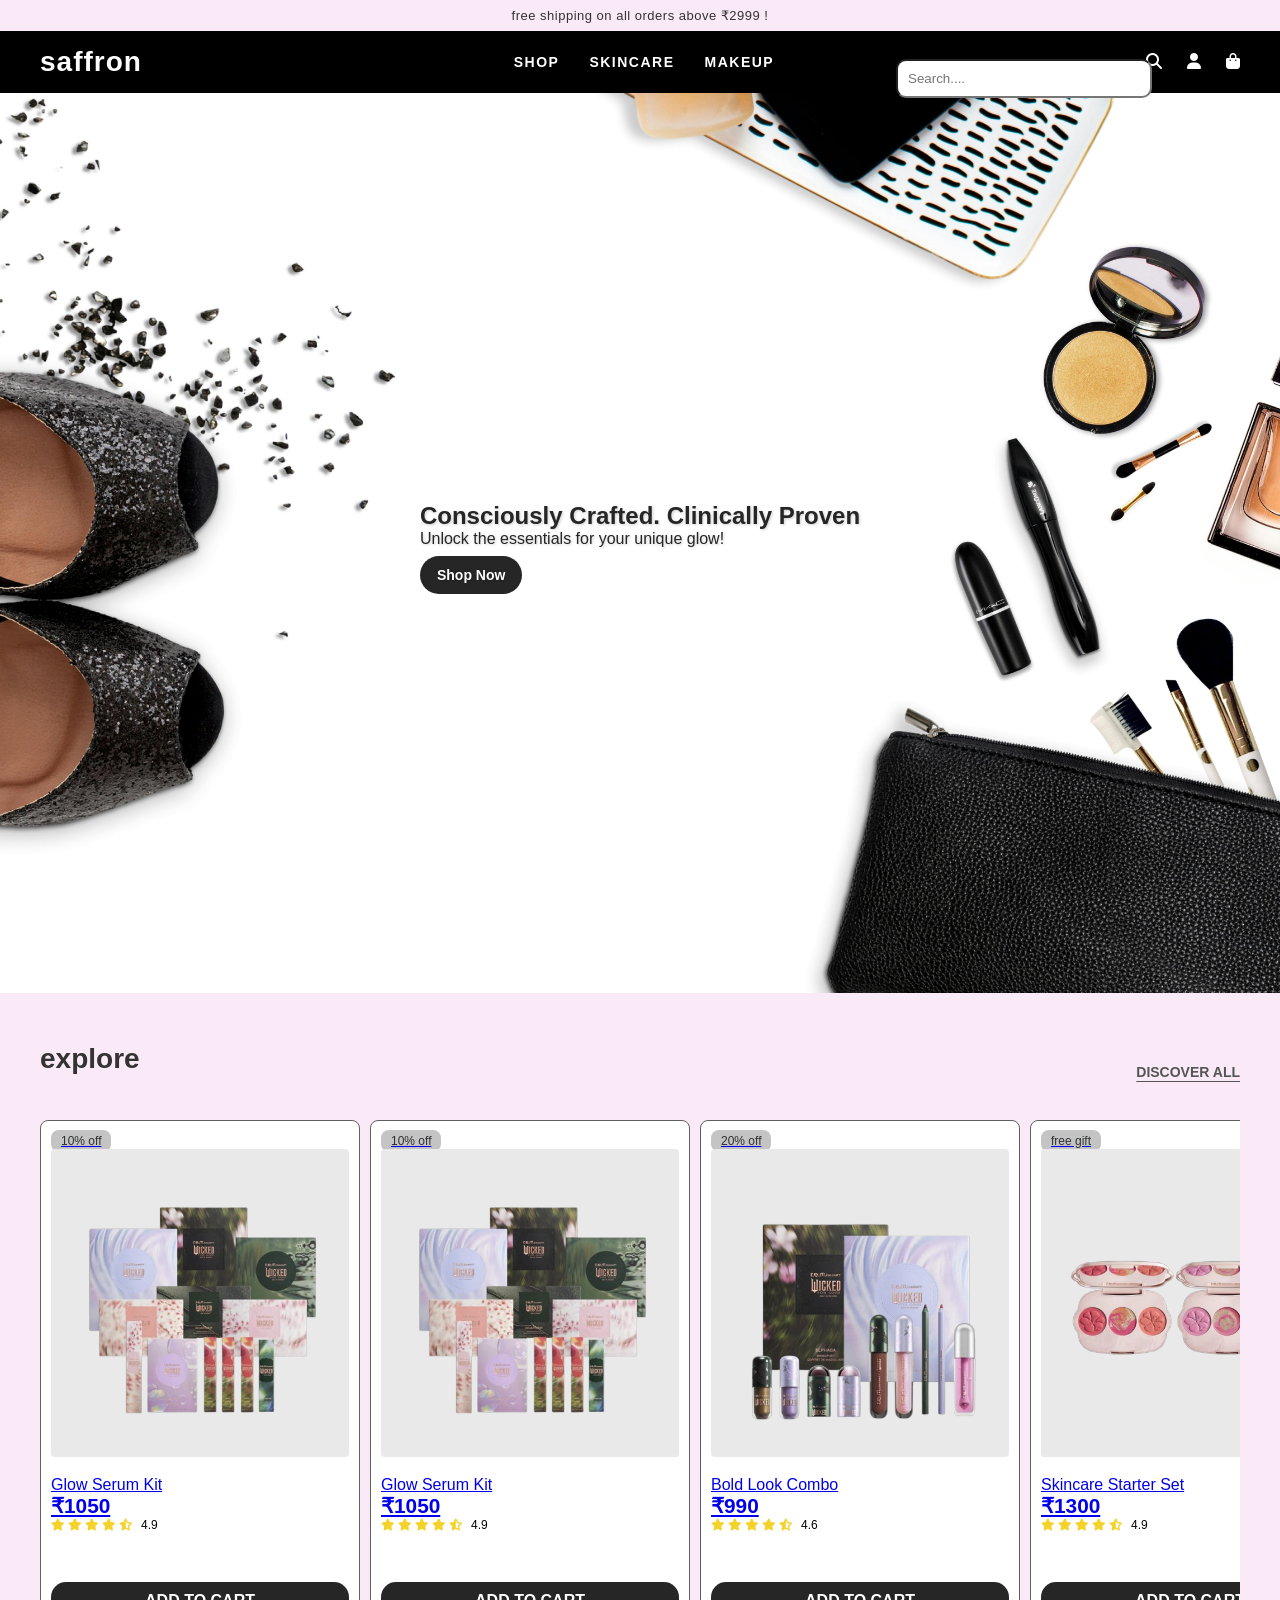
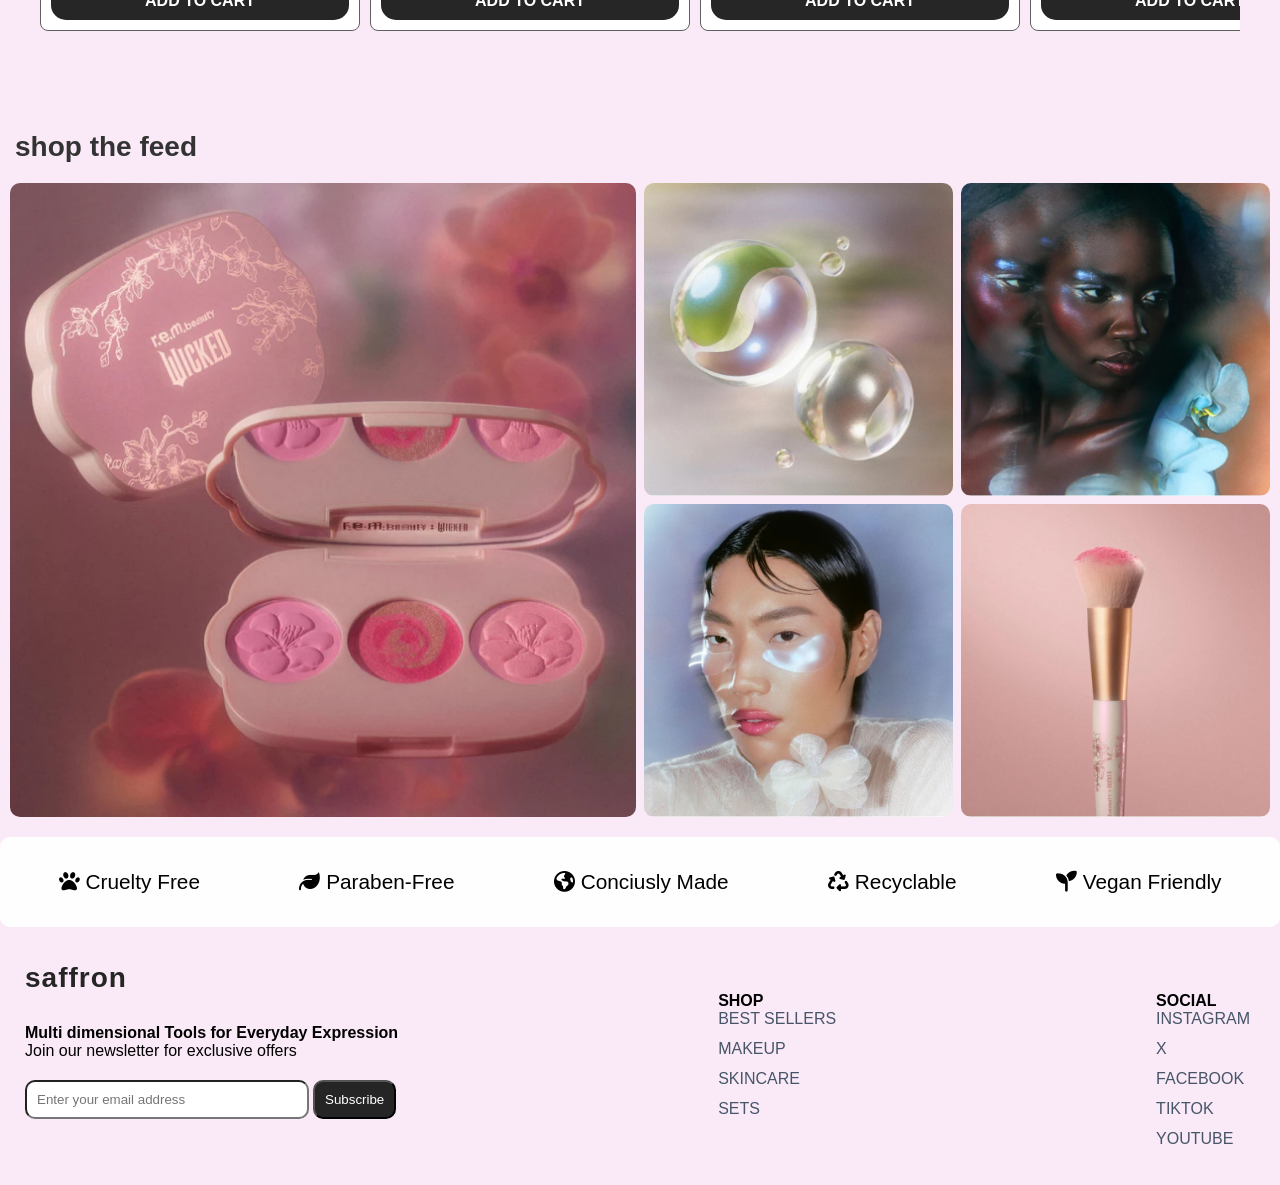
<file: index.html>
<!DOCTYPE html>
<html lang="en">

<head>
    <meta charset="UTF-8">
    <meta name="viewport" content="width=device-width, initial-scale=1.0">
    <title>Document</title>
    <link href="style.css" rel="stylesheet">
    <link rel="stylesheet" href="https://cdnjs.cloudflare.com/ajax/libs/font-awesome/6.5.2/css/all.min.css">
</head>

<body>
    <header>
        <div class="announcement">
            <p>free shipping on all orders above ₹2999 !</p>
        </div>

        <div class="main-nav">
            <div class="logo">
                <a href="">saffron</a>
            </div>

            <nav class="navigation">
                <ul>
                    <li><a href="shop.html">Shop</a></li>
                    <li><a href="skincare.html">Skincare</a></li>
                    <li><a href="makeup.html">Makeup</a></li>
                </ul>
            </nav>

            <div class="header-icons">
                <a href="search"><i class="fa-solid fa-magnifying-glass">
                        <div class="search-bar-container" id="search-bar-container">
                            <input type="search" id="search-bar" placeholder="Search....">
                        </div>
                    </i></a>
                <a href="user" id="user-icon-link"><i class="fa-solid fa-user"></i></a>
                <a href="bag" id="cart-icon">
                    <i class="fa-solid fa-bag-shopping"></i>
                    <span id="cart-notification-badge" class="cart-notification-badge"></span>
                </a>
            </div>
        </div>
    </header>

    <section class="hero-section">
        <div class="hero-content">
            <h1>Consciously Crafted. Clinically Proven</h1>
            <p class="description">Unlock the essentials for your unique glow!</p>
            <a href="#" class="shop-now-btn">Shop Now</a>
        </div>
    </section>

    <section class="explore-section">
        <div class="subheading">
            <h2 class="explore"> explore </h2>
        </div>
        <div class="disover">
            <a href="shop.html" class="discover-all">DISCOVER ALL</a>
        </div>

        <div class="product-carousel" id="explore-carousel">

        </div>
    </section>

    <section class="shop-feed-section">
        <div class="feed-header">
            <h2>shop the feed</h2>
        </div>

        <div class="image-grid">
            <div class="grid-item large-item">
                <img src="public/img5.jpg" alt="Product A">
            </div>

            <div class="grid-item">
                <img src="public/img6.jpg" alt="Product B">
            </div>
            <div class="grid-item">
                <img src="public/img7.jpg" alt="Product C">
            </div>
            <div class="grid-item">
                <img src="public/img8.jpg" alt="Product D">
            </div>
            <div class="grid-item">
                <img src="public/img9.jpg" alt="Product E">
            </div>
        </div>
    </section>

    <div class="feature-container">
        <div class="feature-item">
            <ul>
                <li><i class="fa-solid fa-paw"></i><span>Cruelty Free</span></li>
                <li><i class="fa-solid fa-leaf"></i><span>Paraben-Free</span></li>
                <li><i class="fa-solid fa-earth-americas"></i><span>Conciusly Made</span></li>
                <li><i class="fa-solid fa-recycle"></i><span>Recyclable</span></li>
                <li><i class="fa-solid fa-seedling"></i><span>Vegan Friendly</span></li>
            </ul>
        </div>
    </div>

    <div class="cart-overlay" id="cart-overlay"></div> <!--  transparent overlay to cover the page -->

    <aside class="cart-drawer" id="cart-drawer">
        <div class="cart-header">
            <h3>My Bag<span>[2]</span></h3>
            <button class="close-cart-button" id="close-cart-button">&times;</button>
        </div>

        <div class="cart-items-container">
        </div>
    </aside>


    <footer>
        <div class="grid">
            <div class="footer-column">
                <div class="logo">
                    <a href="">saffron</a>
                </div>
                <h4>Multi dimensional Tools for Everyday Expression</h4>
                <p> Join our newsletter for exclusive offers</p>
                <div class="subscribe-form-container">
                    <input type="email" id="email-input" placeholder="Enter your email address">
                    <button id="subscribe-button">Subscribe</button>
                </div>
            </div>

            <div class="footer-column">
                <h4>SHOP</h4>
                <ul>
                    <li><a href="#">BEST SELLERS</a></li>
                    <li><a href="#">MAKEUP</a></li>
                    <li><a href="#">SKINCARE</a></li>
                    <li><a href="#">SETS</a></li>
                </ul>
            </div>

            <div class="footer-column">
                <h4>SOCIAL</h4>
                <ul>
                    <li><a href="#">INSTAGRAM</a></li>
                    <li><a href="#">X</a></li>
                    <li><a href="#">FACEBOOK</a></li>
                    <li><a href="#">TIKTOK</a></li>
                    <li><a href="#">YOUTUBE</a></li>
                </ul>
            </div>

    </footer>

    <script src="data.js"></script>
    <script src="cart.js"></script>
    <script src="auth.js"></script>
    <script src="product.js"></script>

    <script src="main.js"></script>


</body>

</html>
</file>
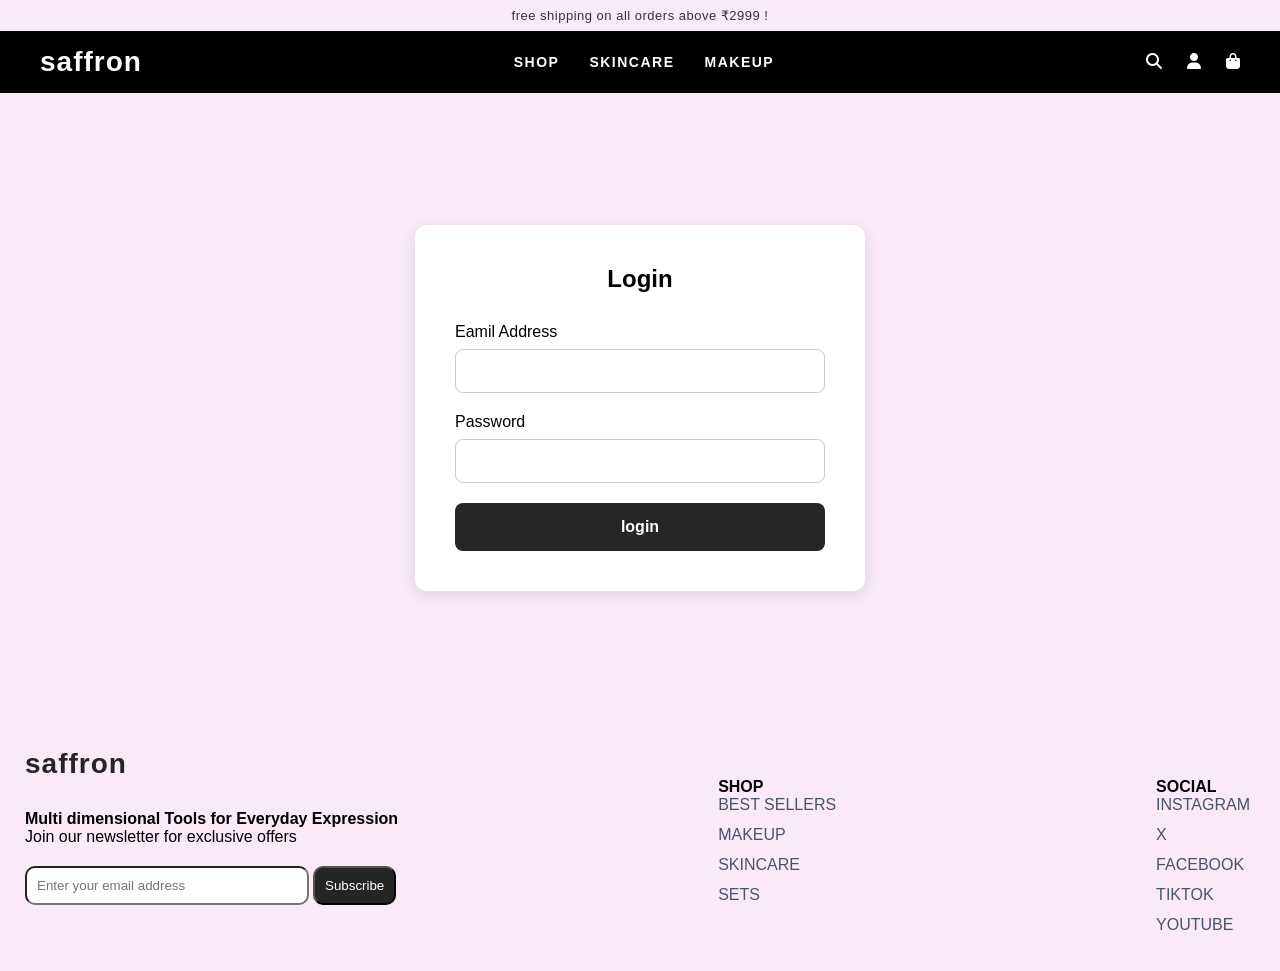
<file: login.html>
<!DOCTYPE html>
<html lang="en">

<head>
    <meta charset="UTF-8">
    <meta name="viewport" content="width=device-width, initial-scale=1.0">
    <title>Saffron</title>
    <link href="style.css" rel="stylesheet">
    <link rel="stylesheet" href="https://cdnjs.cloudflare.com/ajax/libs/font-awesome/6.5.2/css/all.min.css">
</head>

<body>

    <header>
        <div class="announcement">
            <p>free shipping on all orders above ₹2999 !</p>
        </div>

        <div class="main-nav">
            <div class="logo">

                <a href="index.html">saffron</a>
            </div>

            <nav class="navigation">
                <ul>

                    <li><a href="shop.html">Shop</a></li>
                    <li><a href="skincare.html">Skincare</a></li>
                    <li><a href="makeup.html">Makeup</a></li>
                </ul>
            </nav>

            <div class="header-icons">
                <a href="search"><i class="fa-solid fa-magnifying-glass"></i></a>
                <a href="user" id="user-icon-link"><i class="fa-solid fa-user"></i></a>
                <a href="bag" id="cart-icon">
                    <i class="fa-solid fa-bag-shopping"></i>
                    <span id="cart-notification-badge" class="cart-notification-badge"></span>
                </a>
            </div>
        </div>
    </header>

    <main class="auth-container">
        <div class="auth-form-wrapper">
            <h2>Login</h2>
            <form id="login-form">
                <div class="form-group">
                    <label for="email">Eamil Address</label>
                    <input type="email" id="email" required>
                </div>
                <div class="form-group">
                    <label for="password">Password</label>
                    <input type="password" id="password" required>
                </div>
                <button type="submit" class="auth-button">login</button>

            </form>
        </div>

    </main>


    <footer>
        <div class="grid">
            <div class="footer-column">
                <div class="logo">
                    <a href="">saffron</a>
                </div>
                <h4>Multi dimensional Tools for Everyday Expression</h4>
                <p> Join our newsletter for exclusive offers</p>
                <div class="subscribe-form-container">
                    <input type="email" id="email-input" placeholder="Enter your email address">
                    <button id="subscribe-button">Subscribe</button>
                </div>
            </div>

            <div class="footer-column">
                <h4>SHOP</h4>
                <ul>
                    <li><a href="#">BEST SELLERS</a></li>
                    <li><a href="#">MAKEUP</a></li>
                    <li><a href="#">SKINCARE</a></li>
                    <li><a href="#">SETS</a></li>
                </ul>
            </div>

            <div class="footer-column">
                <h4>SOCIAL</h4>
                <ul>
                    <li><a href="#">INSTAGRAM</a></li>
                    <li><a href="#">X</a></li>
                    <li><a href="#">FACEBOOK</a></li>
                    <li><a href="#">TIKTOK</a></li>
                    <li><a href="#">YOUTUBE</a></li>
                </ul>
            </div>


    </footer>


    <script src="data.js"></script>
    <script src="cart.js"></script>
    <script src="auth.js"></script>
    <script src="product-loader.js"></script>
    <script src="login.js"></script>

</body>

</html>
</file>
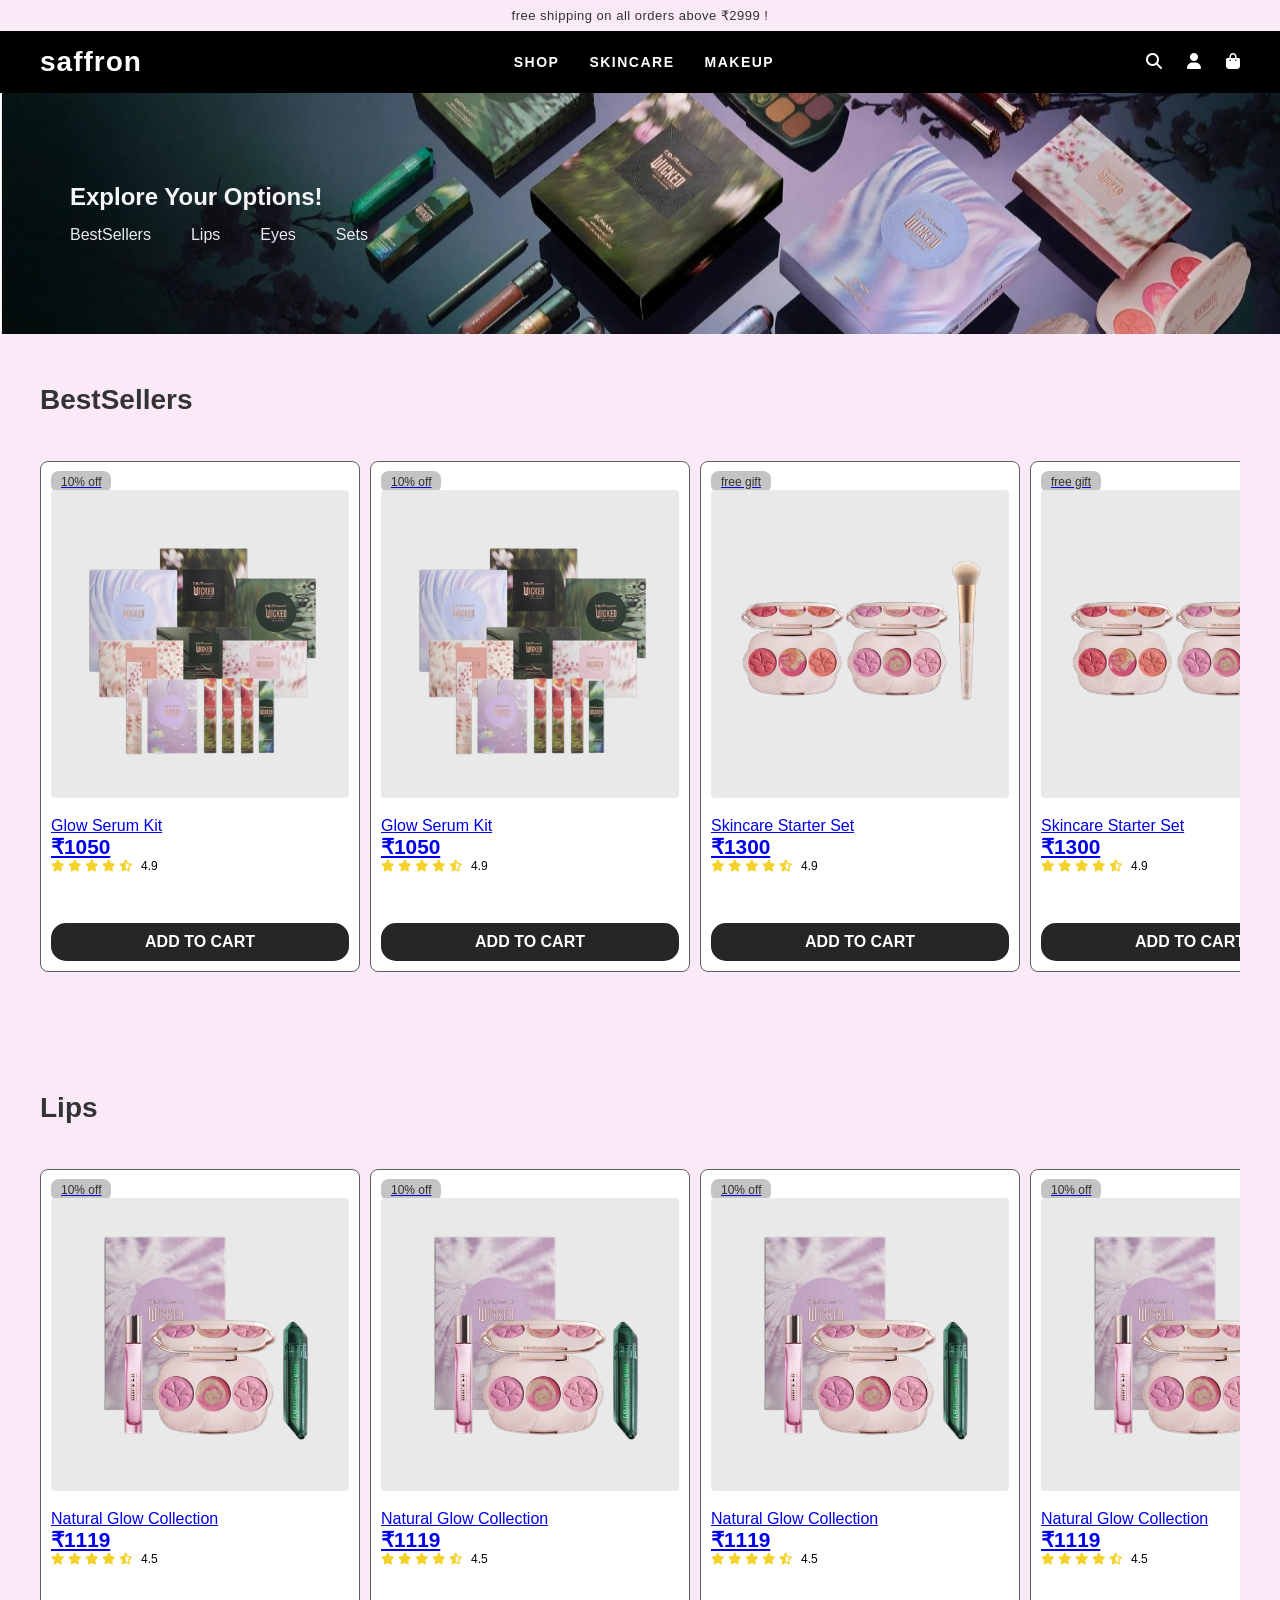
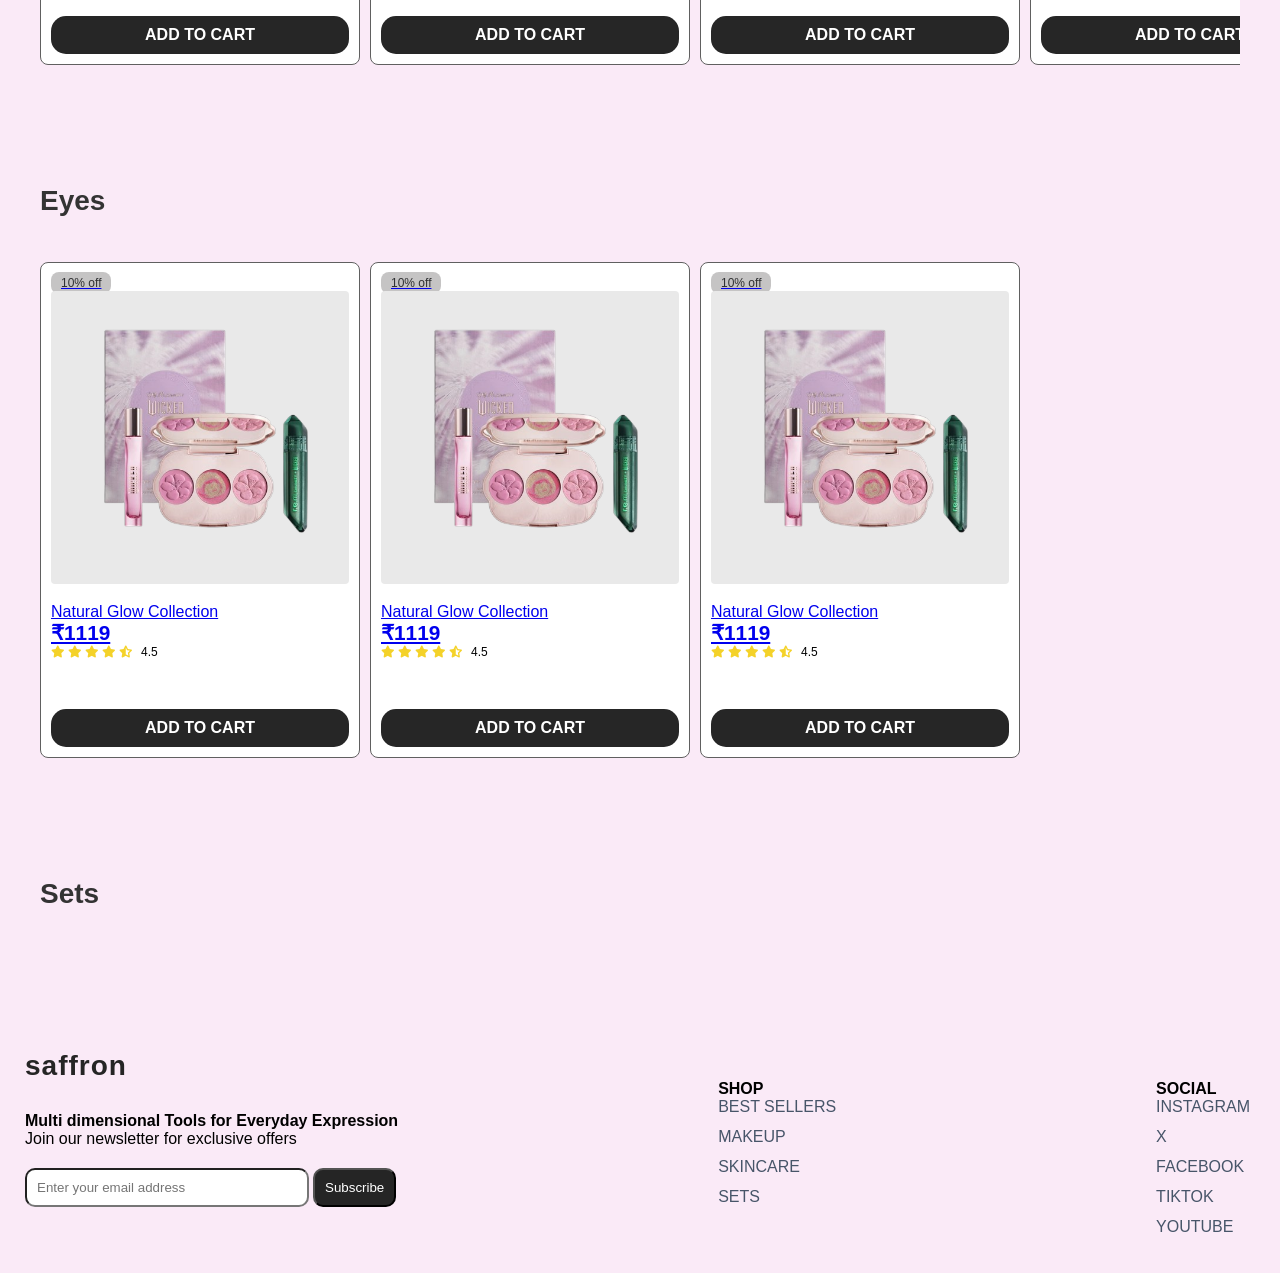
<file: makeup.html>
<!DOCTYPE html>
<html lang="en">

<head>
    <meta charset="UTF-8">
    <meta name="viewport" content="width=device-width, initial-scale=1.0">
    <title>Shop - Saffron</title>

    <link href="style.css" rel="stylesheet">

    <link rel="stylesheet" href="https://cdnjs.cloudflare.com/ajax/libs/font-awesome/6.5.2/css/all.min.css">
</head>

<body>


    <header>
        <div class="announcement">
            <p>free shipping on all orders above ₹2999 !</p>
        </div>

        <div class="main-nav">
            <div class="logo">
                <a href="index.html">saffron</a>
            </div>

            <nav class="navigation">
                <ul>

                    <li><a href="shop.html">Shop</a></li>
                    <li><a href="skincare.html">Skincare</a></li>
                    <li><a href="makeup.html">Makeup</a></li>

                </ul>
            </nav>

            <div class="header-icons">
                <a href="search"><i class="fa-solid fa-magnifying-glass"></i></a>
                <a href="user" id="user-icon-link"><i class="fa-solid fa-user"></i></a>
                <a href="bag" id="cart-icon">
                    <i class="fa-solid fa-bag-shopping"></i>
                    <span id="cart-notification-badge" class="cart-notification-badge"></span>
                </a>
            </div>
        </div>
    </header>



    <main>
        <section class="shop-hero">
            <div class="shop-content">
                <h1>Explore Your Options!</h1>
                <nav class="shop-subnav">
                    <ul>
                        <li><a href="#Bestsellers">BestSellers</a></li>
                        <li><a href="#Lips">Lips</a></li>
                        <li><a href="#Eyes">Eyes</a></li>
                        <li><a href="#Sets">Sets</a></li>
                    </ul>
                </nav>
            </div>
        </section>



        <section class="explore-section" id="Bestsellers">
            <div class="subheading">
                <h2 class="explore"> BestSellers </h2>
            </div>

            <div class="product-carousel" id="bestsellers-carousel"></div>


        </section>


        <section class="explore-section" id="Lips">
            <div class="subheading">
                <h2 class="explore"> Lips</h2>
            </div>

            <div class="product-carousel" id="lips-carousel"> </div>
        </section>

        <section class="explore-section" id="Eyes">
            <div class="subheading">
                <h2 class="explore">Eyes</h2>
            </div>

            <div class="product-carousel" id="eyes-carousel"> </div>
        </section>

        <section class="explore-section" id="Sets">
            <div class="subheading">
                <h2 class="explore"> Sets</h2>
            </div>

            <div class="product-carousel" id="sets-carousel"> </div>
        </section>
    </main>


    <footer>
        <div class="grid">
            <div class="footer-column">
                <div class="logo">
                    <a href="">saffron</a>
                </div>
                <h4>Multi dimensional Tools for Everyday Expression</h4>
                <p> Join our newsletter for exclusive offers</p>
                <div class="subscribe-form-container">
                    <input type="email" id="email-input" placeholder="Enter your email address">
                    <button id="subscribe-button">Subscribe</button>
                </div>
            </div>

            <div class="footer-column">
                <h4>SHOP</h4>
                <ul>
                    <li><a href="#">BEST SELLERS</a></li>
                    <li><a href="#">MAKEUP</a></li>
                    <li><a href="#">SKINCARE</a></li>
                    <li><a href="#">SETS</a></li>
                </ul>
            </div>

            <div class="footer-column">
                <h4>SOCIAL</h4>
                <ul>
                    <li><a href="#">INSTAGRAM</a></li>
                    <li><a href="#">X</a></li>
                    <li><a href="#">FACEBOOK</a></li>
                    <li><a href="#">TIKTOK</a></li>
                    <li><a href="#">YOUTUBE</a></li>
                </ul>
            </div>

    </footer>

    <script src="data.js"></script>
    <script src="cart.js"></script>
    <script src="auth.js"></script>
    <script src="product.js"></script>
    <script src="shop-loader.js"></script>

    <script src="main.js"></script>


</body>

</html>
</file>
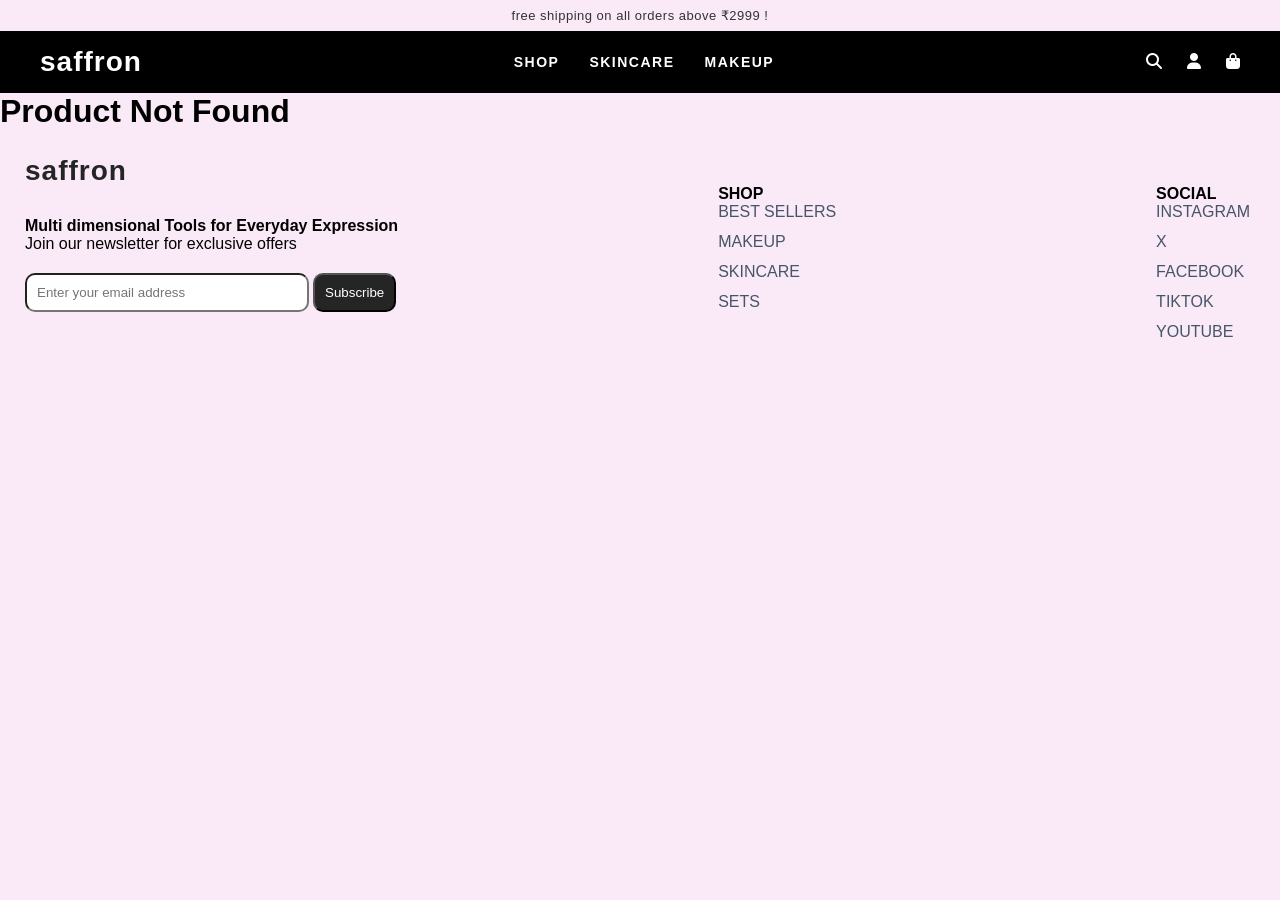
<file: product.html>
<!DOCTYPE html>
<html lang="en">

<head>
    <meta charset="UTF-8">
    <meta name="viewport" content="width=device-width, initial-scale=1.0">
    <title>Saffron</title>
    <link href="style.css" rel="stylesheet">
    <link rel="stylesheet" href="https://cdnjs.cloudflare.com/ajax/libs/font-awesome/6.5.2/css/all.min.css">
</head>

<body>

    <header>
        <div class="announcement">
            <p>free shipping on all orders above ₹2999 !</p>
        </div>

        <div class="main-nav">
            <div class="logo">

                <a href="index.html">saffron</a>
            </div>

            <nav class="navigation">
                <ul>

                    <li><a href="shop.html">Shop</a></li>
                    <li><a href="skincare.html">Skincare</a></li>
                    <li><a href="makeup.html">Makeup</a></li>

                </ul>
            </nav>

            <div class="header-icons">
                <a href="search"><i class="fa-solid fa-magnifying-glass"></i></a>
                <a href="user" id="user-icon-link"><i class="fa-solid fa-user"></i></a>
                <a href="bag" id="cart-icon">
                    <i class="fa-solid fa-bag-shopping"></i>
                    <span id="cart-notification-badge" class="cart-notification-badge"></span>
                </a>
            </div>
        </div>
    </header>

    <main class="product-page-container">

    </main>


    <footer>
        <div class="grid">
            <div class="footer-column">
                <div class="logo">
                    <a href="">saffron</a>
                </div>
                <h4>Multi dimensional Tools for Everyday Expression</h4>
                <p> Join our newsletter for exclusive offers</p>
                <div class="subscribe-form-container">
                    <input type="email" id="email-input" placeholder="Enter your email address">
                    <button id="subscribe-button">Subscribe</button>
                </div>
            </div>

            <div class="footer-column">
                <h4>SHOP</h4>
                <ul>
                    <li><a href="#">BEST SELLERS</a></li>
                    <li><a href="#">MAKEUP</a></li>
                    <li><a href="#">SKINCARE</a></li>
                    <li><a href="#">SETS</a></li>
                </ul>
            </div>

            <div class="footer-column">
                <h4>SOCIAL</h4>
                <ul>
                    <li><a href="#">INSTAGRAM</a></li>
                    <li><a href="#">X</a></li>
                    <li><a href="#">FACEBOOK</a></li>
                    <li><a href="#">TIKTOK</a></li>
                    <li><a href="#">YOUTUBE</a></li>
                </ul>
            </div>


    </footer>


    <script src="data.js"></script>
    <script src="cart.js"></script>
    <script src="product-loader.js"></script>
    <script src="auth.js"></script>

    <script src="main.js"></script>


</body>

</html>
</file>
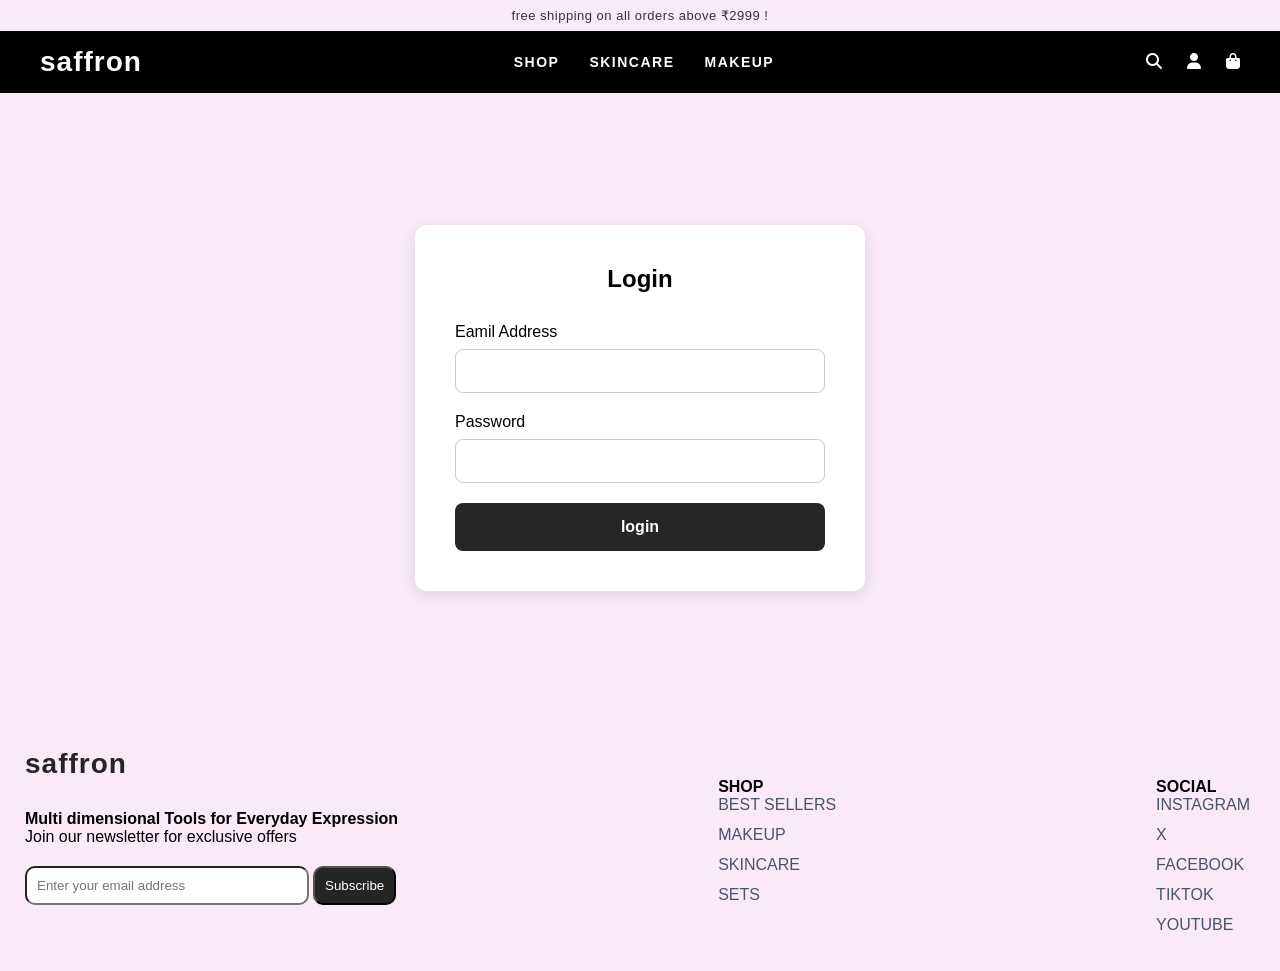
<file: profile.html>
<!DOCTYPE html>
<html lang="en">

<head>
    <meta charset="UTF-8">
    <meta name="viewport" content="width=device-width, initial-scale=1.0">
    <title>Saffron</title>
    <link href="style.css" rel="stylesheet">
    <link rel="stylesheet" href="https://cdnjs.cloudflare.com/ajax/libs/font-awesome/6.5.2/css/all.min.css">
</head>

<body>

    <header>
        <div class="announcement">
            <p>free shipping on all orders above ₹2999 !</p>
        </div>

        <div class="main-nav">
            <div class="logo">

                <a href="index.html">saffron</a>
            </div>

            <nav class="navigation">
                <ul>

                    <li><a href="shop.html">Shop</a></li>
                    <li><a href="skincare.html">Skincare</a></li>
                    <li><a href="makeup.html">Makeup</a></li>

                </ul>
            </nav>

            <div class="header-icons">
                <a href="search"><i class="fa-solid fa-magnifying-glass"></i></a>
                <a href="user" id="user-icon-link"><i class="fa-solid fa-user"></i></a>
                <a href="bag" id="cart-icon">
                    <i class="fa-solid fa-bag-shopping"></i>
                    <span id="cart-notification-badge" class="cart-notification-badge"></span>
                </a>
            </div>
        </div>
    </header>

    <main class="auth-container">
        <div class="profile-wrapper">
            <h2>My profile</h2>
            <div class="profile-details">
                <p><strong>Name:</strong> <span id="user-name"></span></p>
                <p><strong>Email:</strong> <span id="user-email"></span></p>

            </div>
            <button id="logout-button" class="auth-button">logout</button>
        </div>
    </main>


    <footer>
        <div class="grid">
            <div class="footer-column">
                <div class="logo">
                    <a href="">saffron</a>
                </div>
                <h4>Multi dimensional Tools for Everyday Expression</h4>
                <p> Join our newsletter for exclusive offers</p>
                <div class="subscribe-form-container">
                    <input type="email" id="email-input" placeholder="Enter your email address">
                    <button id="subscribe-button">Subscribe</button>
                </div>
            </div>

            <div class="footer-column">
                <h4>SHOP</h4>
                <ul>
                    <li><a href="#">BEST SELLERS</a></li>
                    <li><a href="#">MAKEUP</a></li>
                    <li><a href="#">SKINCARE</a></li>
                    <li><a href="#">SETS</a></li>
                </ul>
            </div>

            <div class="footer-column">
                <h4>SOCIAL</h4>
                <ul>
                    <li><a href="#">INSTAGRAM</a></li>
                    <li><a href="#">X</a></li>
                    <li><a href="#">FACEBOOK</a></li>
                    <li><a href="#">TIKTOK</a></li>
                    <li><a href="#">YOUTUBE</a></li>
                </ul>
            </div>


    </footer>


    <script src="data.js"></script>
    <script src="cart.js"></script>
    <script src="auth.js"></script>
    <script src="profile.js"></script>

</body>

</html>
</file>
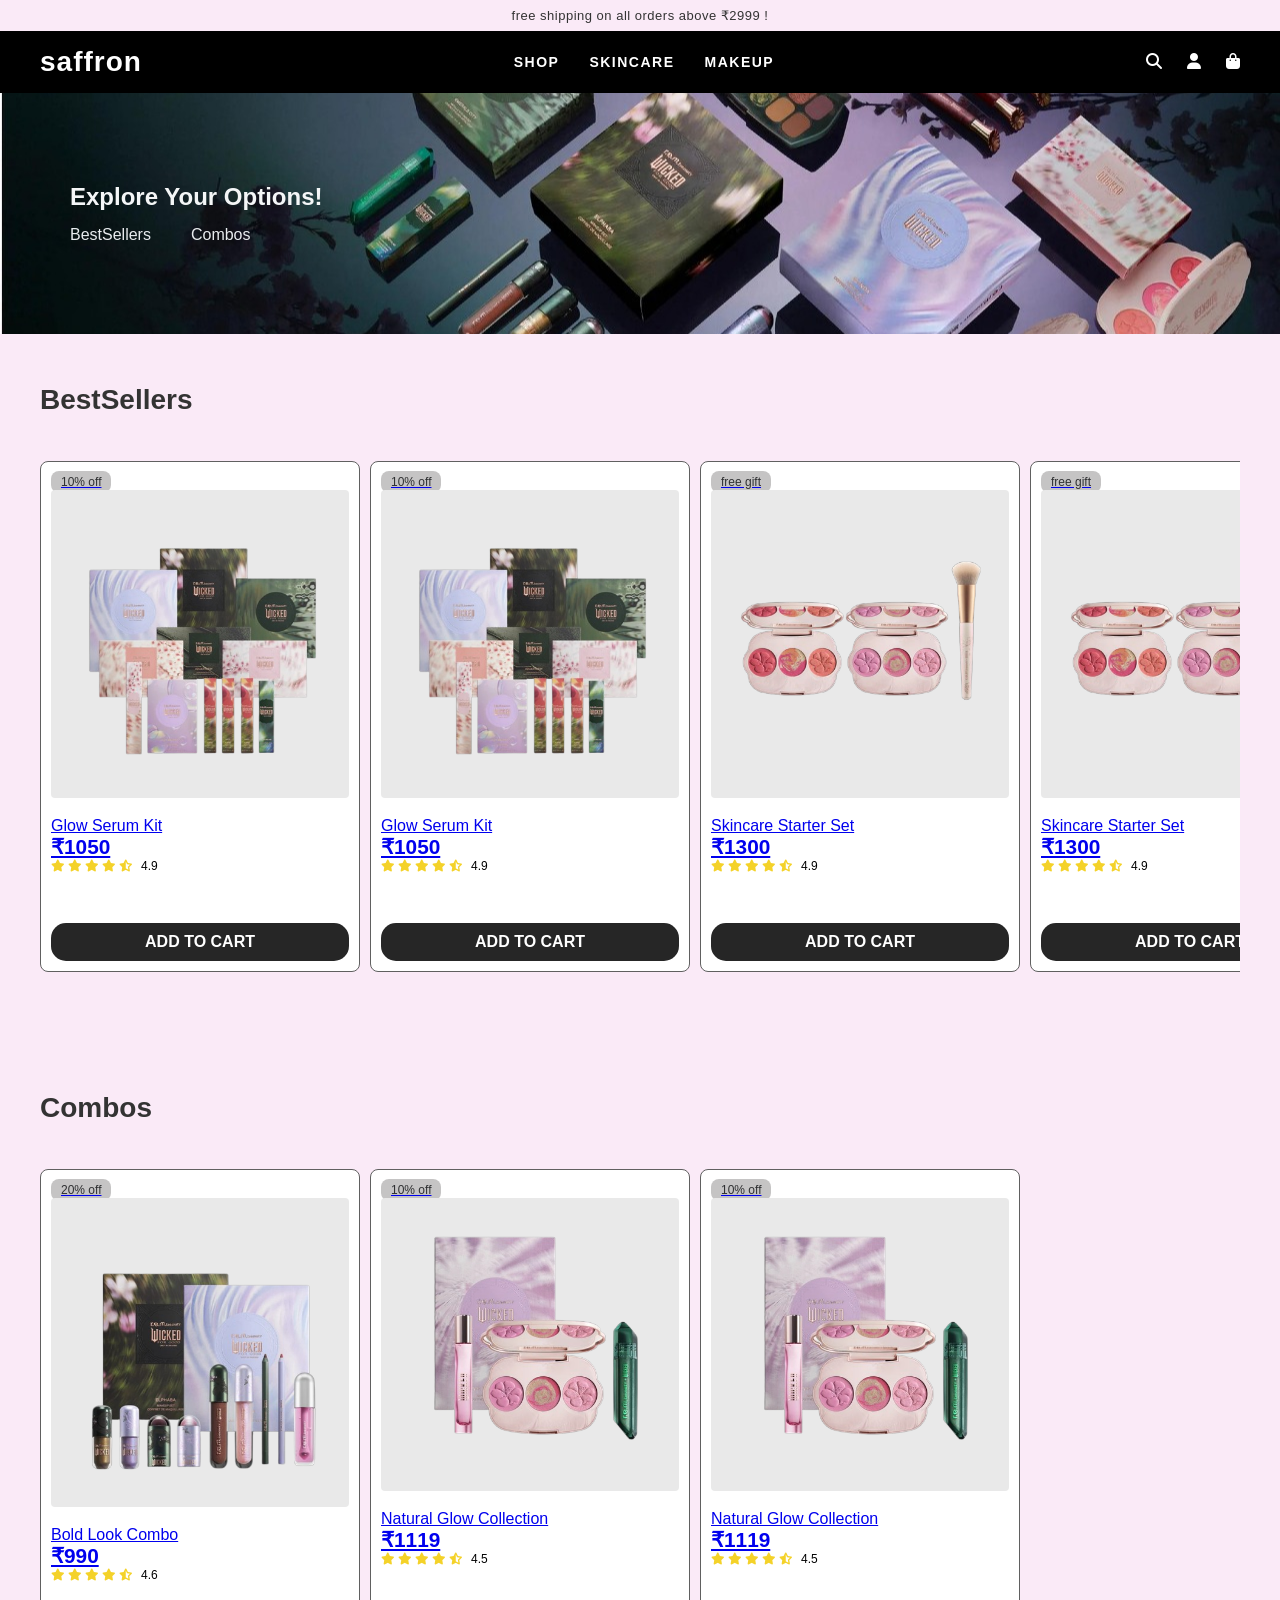
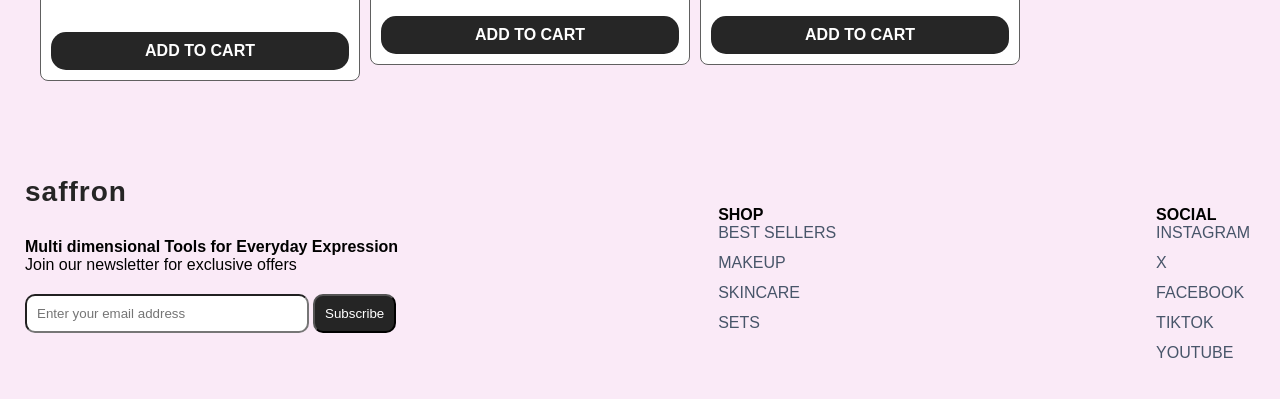
<file: shop.html>
<!DOCTYPE html>
<html lang="en">

<head>
    <meta charset="UTF-8">
    <meta name="viewport" content="width=device-width, initial-scale=1.0">
    <title>Shop - Saffron</title>

    <link href="style.css" rel="stylesheet">

    <link rel="stylesheet" href="https://cdnjs.cloudflare.com/ajax/libs/font-awesome/6.5.2/css/all.min.css">
</head>

<body>


    <header>
        <div class="announcement">
            <p>free shipping on all orders above ₹2999 !</p>
        </div>

        <div class="main-nav">
            <div class="logo">
                <a href="index.html">saffron</a>
            </div>

            <nav class="navigation">
                <ul>

                    <li><a href="shop.html">Shop</a></li>
                    <li><a href="skincare.html">Skincare</a></li>
                    <li><a href="makeup.html">Makeup</a></li>

                </ul>
            </nav>

            <div class="header-icons">
                <a href="search"><i class="fa-solid fa-magnifying-glass"></i></a>
                <a href="user" id="user-icon-link"><i class="fa-solid fa-user"></i></a>
                <a href="bag" id="cart-icon">
                    <i class="fa-solid fa-bag-shopping"></i>
                    <span id="cart-notification-badge" class="cart-notification-badge"></span>
                </a>
            </div>
        </div>
    </header>



    <main>
        <section class="shop-hero">
            <div class="shop-content">
                <h1>Explore Your Options!</h1>
                <nav class="shop-subnav">
                    <ul>
                        <li><a href="#Bestsellers">BestSellers</a></li>
                        <li><a href="#Combos">Combos</a></li>
                    </ul>
                </nav>
            </div>
        </section>



        <section class="explore-section" id="Bestsellers">
            <div class="subheading">
                <h2 class="explore"> BestSellers </h2>
            </div>

            <div class="product-carousel" id="bestsellers-carousel"></div>


        </section>


        <section class="explore-section" id="Combos">
            <div class="subheading">
                <h2 class="explore"> Combos </h2>
            </div>

            <div class="product-carousel" id="combos-carousel"> </div>
        </section>
    </main>


    <footer>
        <div class="grid">
            <div class="footer-column">
                <div class="logo">
                    <a href="">saffron</a>
                </div>
                <h4>Multi dimensional Tools for Everyday Expression</h4>
                <p> Join our newsletter for exclusive offers</p>
                <div class="subscribe-form-container">
                    <input type="email" id="email-input" placeholder="Enter your email address">
                    <button id="subscribe-button">Subscribe</button>
                </div>
            </div>

            <div class="footer-column">
                <h4>SHOP</h4>
                <ul>
                    <li><a href="#">BEST SELLERS</a></li>
                    <li><a href="#">MAKEUP</a></li>
                    <li><a href="#">SKINCARE</a></li>
                    <li><a href="#">SETS</a></li>
                </ul>
            </div>

            <div class="footer-column">
                <h4>SOCIAL</h4>
                <ul>
                    <li><a href="#">INSTAGRAM</a></li>
                    <li><a href="#">X</a></li>
                    <li><a href="#">FACEBOOK</a></li>
                    <li><a href="#">TIKTOK</a></li>
                    <li><a href="#">YOUTUBE</a></li>
                </ul>
            </div>

    </footer>

    <script src="data.js"></script>
    <script src="product.js"></script>
    <script src="cart.js"></script>
    <script src="auth.js"></script>
    <script src="shop-loader.js"></script>

    <script src="main.js"></script>


</body>

</html>
</file>
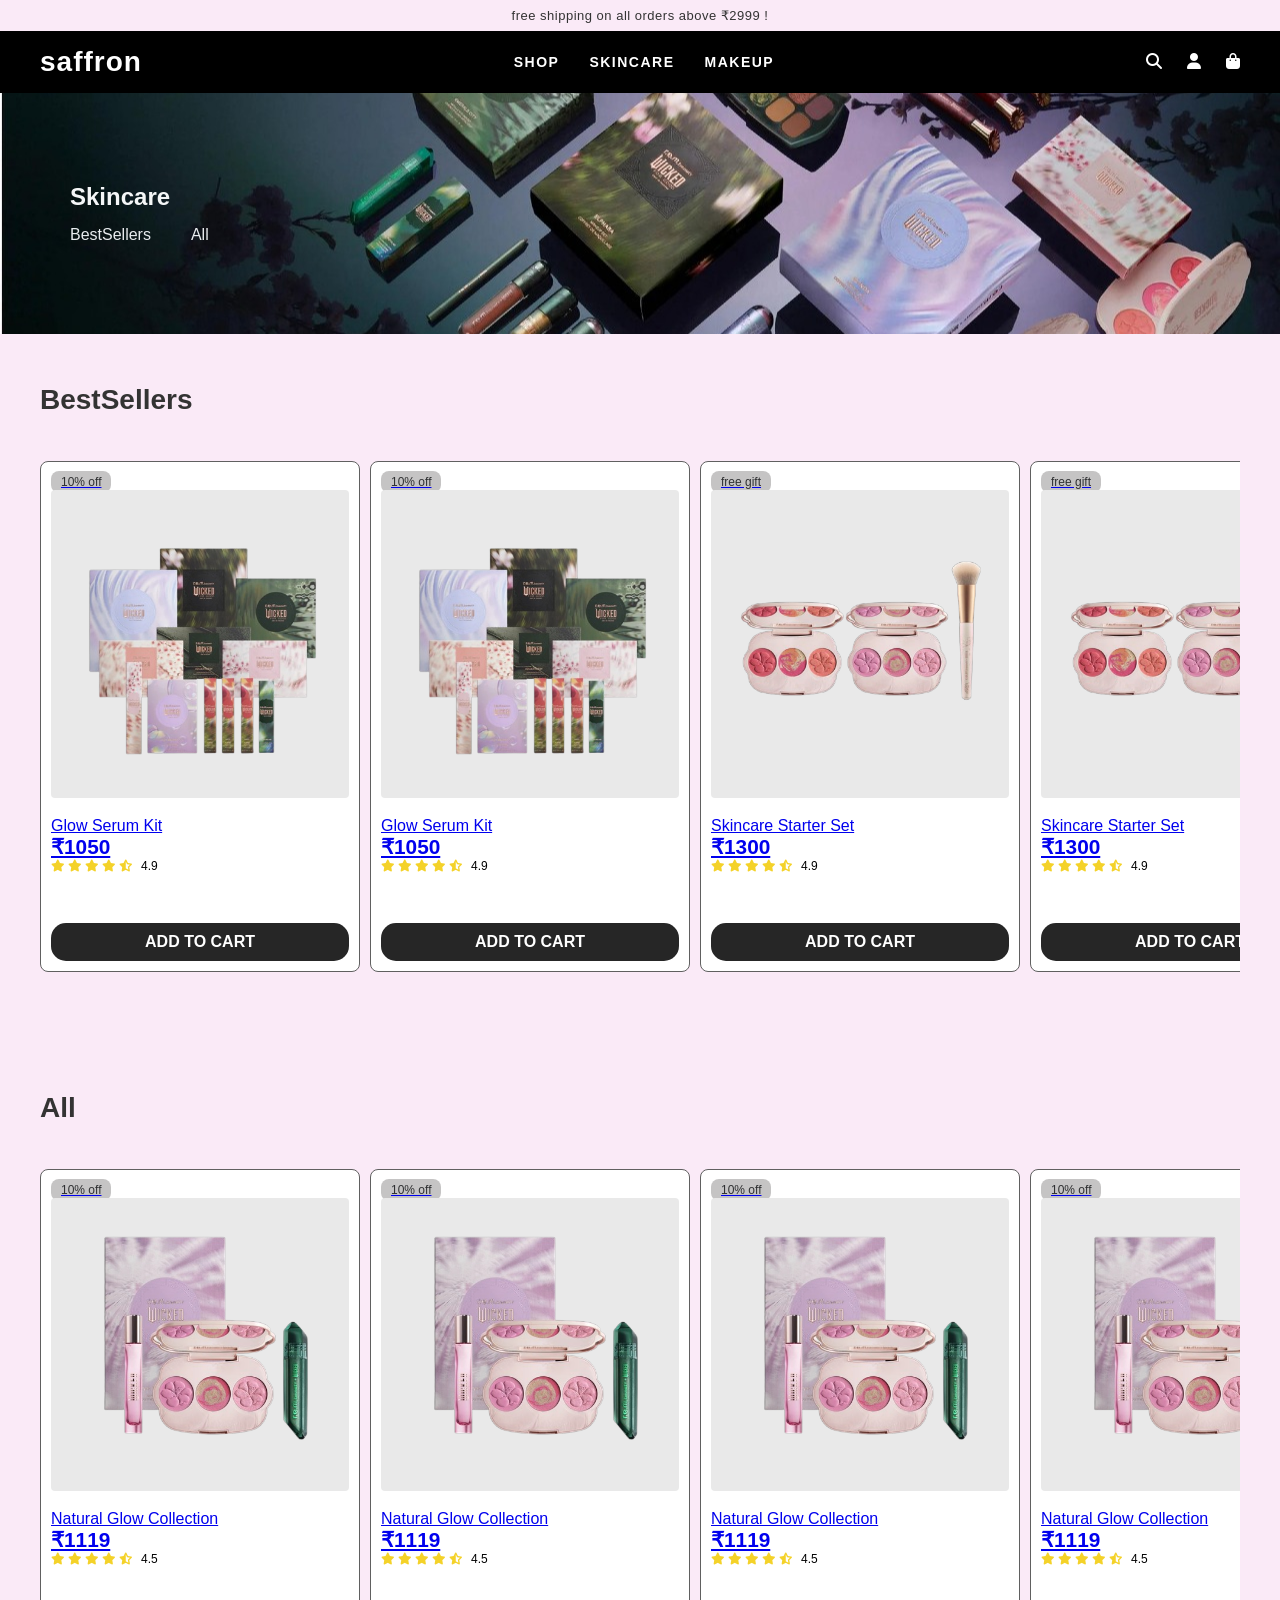
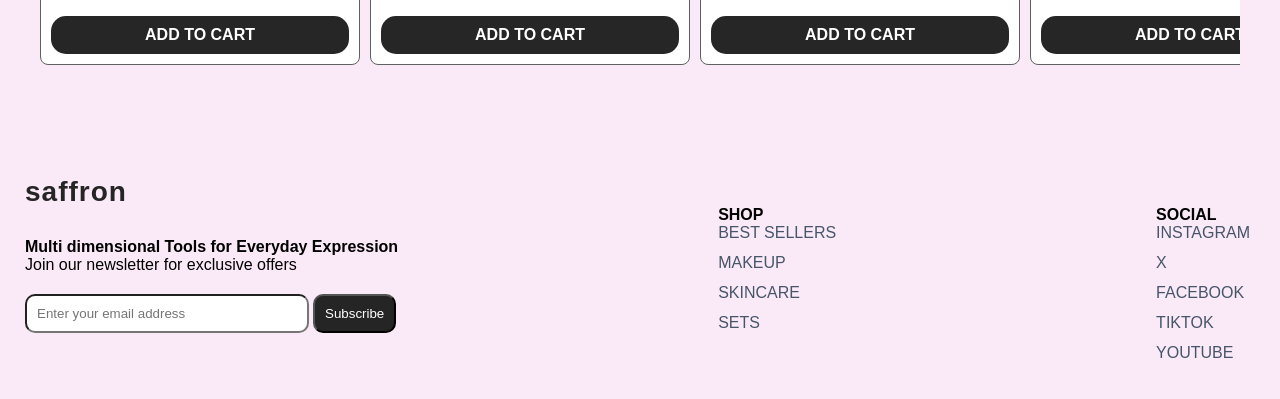
<file: skincare.html>
<!DOCTYPE html>
<html lang="en">

<head>
    <meta charset="UTF-8">
    <meta name="viewport" content="width=device-width, initial-scale=1.0">
    <title>Skincare - Saffron</title>

    <link href="style.css" rel="stylesheet">

    <link rel="stylesheet" href="https://cdnjs.cloudflare.com/ajax/libs/font-awesome/6.5.2/css/all.min.css">
</head>

<body>


    <header>
        <div class="announcement">
            <p>free shipping on all orders above ₹2999 !</p>
        </div>

        <div class="main-nav">
            <div class="logo">
                <a href="index.html">saffron</a>
            </div>

            <nav class="navigation">
                <ul>

                    <li><a href="shop.html">Shop</a></li>
                    <li><a href="skincare.html">Skincare</a></li>
                    <li><a href="makeup.html">Makeup</a></li>

                </ul>
            </nav>

            <div class="header-icons">
                <a href="search"><i class="fa-solid fa-magnifying-glass"></i></a>
                <a href="user" id="user-icon-link"><i class="fa-solid fa-user"></i></a>
                <a href="bag" id="cart-icon">
                    <i class="fa-solid fa-bag-shopping"></i>
                    <span id="cart-notification-badge" class="cart-notification-badge"></span>
                </a>
            </div>
        </div>
    </header>



    <main>
        <section class="shop-hero">
            <div class="shop-content">
                <h1>Skincare</h1>
                <nav class="shop-subnav">
                    <ul>
                        <li><a href="#Bestsellers">BestSellers</a></li>
                        <li><a href="#All">All</a></li>
                    </ul>
                </nav>
            </div>
        </section>



        <section class="explore-section" id="Bestsellers">
            <div class="subheading">
                <h2 class="explore"> BestSellers </h2>
            </div>

            <div class="product-carousel" id="bestsellers-carousel"></div>


        </section>


        <section class="explore-section" id="All">
            <div class="subheading">
                <h2 class="explore"> All</h2>
            </div>

            <div class="product-carousel" id="all-carousel"> </div>
        </section>
    </main>


    <footer>
        <div class="grid">
            <div class="footer-column">
                <div class="logo">
                    <a href="">saffron</a>
                </div>
                <h4>Multi dimensional Tools for Everyday Expression</h4>
                <p> Join our newsletter for exclusive offers</p>
                <div class="subscribe-form-container">
                    <input type="email" id="email-input" placeholder="Enter your email address">
                    <button id="subscribe-button">Subscribe</button>
                </div>
            </div>

            <div class="footer-column">
                <h4>SHOP</h4>
                <ul>
                    <li><a href="#">BEST SELLERS</a></li>
                    <li><a href="#">MAKEUP</a></li>
                    <li><a href="#">SKINCARE</a></li>
                    <li><a href="#">SETS</a></li>
                </ul>
            </div>

            <div class="footer-column">
                <h4>SOCIAL</h4>
                <ul>
                    <li><a href="#">INSTAGRAM</a></li>
                    <li><a href="#">X</a></li>
                    <li><a href="#">FACEBOOK</a></li>
                    <li><a href="#">TIKTOK</a></li>
                    <li><a href="#">YOUTUBE</a></li>
                </ul>
            </div>

    </footer>

    <script src="data.js"></script>
    <script src="cart.js"></script>
    <script src="auth.js"></script>
    <script src="product.js"></script>
    <script src="shop-loader.js"></script>

    <script src="main.js"></script>


</body>

</html>
</file>
<file: style.css>
* {
    box-sizing: border-box;
    margin: 0;
    padding: 0;
}

body {
    font-family: 'Segoe UI', Tahoma, Geneva, Verdana, sans-serif;
    background-color: #faeaf7;
}

.announcement {
    background-color: #faeaf7;
    color: #333;
    text-align: center;
    padding: 8px 15px;
    font-size: 13px;
    letter-spacing: 0.5px;
}


.main-nav {
    background-color: #000;
    display: flex;
    align-items: center;
    justify-content: space-between;
    padding: 15px 40px;
}

.logo a {
    color: #ffffff;
    text-decoration: none;
    font-size: 28px;
    font-weight: bold;
    letter-spacing: 1px;
}


.navigation ul {
    display: flex;
    list-style-type: none;
    gap: 30px;
}

.main-nav a {
    color: #fff;
    text-decoration: none;
    transition: opacity 0.3s ease;
}

.main-nav a:hover {
    opacity: 0.7;
}


.navigation a {
    text-transform: uppercase;
    font-size: 14px;
    font-weight: bold;
    letter-spacing: 1.5px;
}


.header-icons {
    display: flex;
    gap: 25px;
}

.header-icons a {
    font-size: 16px;
}

.hero-section {
    background-image: url('public/cover.jpg');
    height: 100vh;
    background-size: cover;
    background-position: center;

    display: flex;
    justify-content: center;
    align-items: center;
    padding: 60px 80px;
}

.hero-content {
    max-width: 500px;
    color: rgb(38, 38, 38);
    text-shadow: 1px 1px 3px rgba(0, 0, 0, 0.2);
}

.hero-content .sub-heading {
    font-size: 14px;
    margin-bottom: 15px;
}

.hero-content .description {
    font-size: 16px;
    margin-bottom: 18px;
}

#search-bar {
    position: absolute;
    width: 20%;
    top: 6.5%;
    right: 10%;
}

.shop-now-btn {
    display: inline block;
    padding: 11px 17px;
    border-radius: 20px;
    background-color: #262626;
    color: #fff;
    text-decoration: none;
    font-size: 14px;
    font-weight: bold;
    transition: background-color 0.3s ease;
}

.shop-now-btn:hover {
    background-color: #535353;
}

.explore-section {
    padding: 50px 40px;
    max-width: 1400px;
    margin: auto;
    display: flex;
    flex-wrap: wrap;
    justify-content: space-between;
    align-items: center;
}

.explore-section .subheading {
    margin-bottom: 25px;
}

.explore-section .explore {
    font-size: 28px;
    color: #333;
    font-weight: 600;
}


.explore-section .discover-all {
    font-size: 14px;
    font-weight: 600;
    color: #555;
    text-decoration: underline;
    text-underline-offset: 4px;
}



.product-page {
    display: grid;
    grid-template-columns: repeat(2, 1fr);
    grid-template-rows: minmax(500px, auto);

}

.product-details {
    margin: 10px;
}

.product-details h1 {
    font-size: 1.7rem;
}

.product-price {
    margin-top: 7px;
    font-size: 1.3rem;
    font-weight: 600;
}

.product-rating {
    margin-top: 7px;

    i {
        color: #f4d229;
    }

}

.add-to-cart-btn {
    width: 100%;
    padding: 10px;
    font-size: 16px;
    font-weight: bold;
    color: #fff;
    background-color: #262626;
    border: none;
    border-radius: 15px;
    cursor: pointer;
    margin-top: 50px;

}

.description-accordion {
    margin-top: 35px;
}


.product-carousel {
    display: flex;
    gap: 10px;
    overflow-x: auto;
    width: 100%;
    /* horizontal scrolling */
    padding-bottom: 20px;
    margin-top: 20px;
    scrollbar-width: thin;

}

.product-carousel::-webkit-scrollbar {
    height: 2px;
}




.product-card-link {
    flex: 0 0 100px;

    /* Prevents card from shrinking */
}

.product-card {
    background-color: #ffffff;
    border: 1px solid #606060;
    border-radius: 8px;
    padding: 10px;
    text-align: left;
    display: flex;
    flex: 0 0 320px;
    flex-direction: column;
    position: relative;
    height: 100%;
}

.product-card img {
    background-color: #e9e9e9;
    height: 100%;
    width: 100%;
    border-radius: 4px;
    margin-bottom: 15px;
}

.badge-container {
    position: absolute;
    top: 25px;
    left: 25px;
}

.badge {
    background-color: #c5c4c4;
    border-radius: 8px;
    color: #2f3032;
    font-size: 12px;
    font-weight: 500;
    padding: 4px 10px;
}

.product-info h3 {
    font-size: 18px;
    font-weight: 600;
    color: #333;
    margin-bottom: 10px;
}

.price-rating {
    display: flex;
    gap: 20px;
}

.price {
    font-size: 18px;
}

.rating {
    font-size: 12px;
    display: flex;
    align-items: center;
    gap: 3px;
}

.rating .fa-star,
.rating .fa-star-half-stroke {
    color: #f4d229;
}

.rating span {
    margin-left: 5px;
    font-weight: 500;
}

.add-to-bag-btn {
    padding: 10px 12px;
    font-size: 13px;
    border-radius: 15px;
    background-color: #262626;
    margin-top: 20px;
    color: #f8f9fb;
    text-decoration: none;
    display: block;
    width: 50%;

}

.shop-feed-section {
    padding: 10px;
    margin: auto;
    max-width: 1500px;
    background-color: #faeaf7;
}

.feed-header {
    border: 1px #dcdcdc;
    border-bottom: none;
    padding: 20px 5px;
    border-radius: 12px 12px 0 0;
}

.feed-header h2 {
    font-size: 28px;
    color: #333;
    font-weight: 600;
    margin-bottom: 5px;
    margin: auto;
}

.image-grid {
    display: grid;
    grid-template-columns: repeat(4, 1fr);
    grid-auto-rows: minmax(300px, auto);
    gap: 8px;
}

.grid-item {
    border-radius: 10px;
    overflow: hidden;
    cursor: pointer;
    transition: transform 0.4s ease;
}

.grid-item img {
    width: 100%;
    height: 100%;
    object-fit: cover;
}

.large-item {
    grid-column: 1/3;
    /*will start at col 1 and end at col 3  */

    grid-row: 1/3
        /* will start at row 1 and end at row 3 */

}

.feature-container {
    max-width: 1480px;
    height: 90px;
    border-radius: 10px;
    display: flex;
    background-color: #fefefe;
    padding: 10px 1px;
    margin: 10px auto;
    align-items: center;
    flex-wrap: wrap;
    overflow: hidden;
    justify-content: space-evenly;
}

.feature-item ul {
    display: flex;
    align-items: center;
    gap: 6.2rem;
    flex-wrap: wrap;
    list-style-type: none;
    font-size: 1.3rem;
    animation: scrollAnimation 30s linear infinite;

}

.feature-item span {
    margin-left: 6px;
}


@keyframes scrollAnimation {
    from {
        transform: translateX(0%);
    }

    to {
        transform: translateX(-50%);
    }
}

.feature-container:hover .feature-item {
    animation-play-state: paused;
}

.shop-hero {
    background-image: url('public/shop.jpg');
    background-size: cover;
    background-position: center;
    padding: 90px 70px;
    display: flex;
    align-items: center;

}

.shop-content {
    color: #f4f6f7;
}

.shop-content ul {
    list-style-type: none;
    display: flex;
    gap: 40px;
    margin-top: 15px;

    a {
        text-decoration: none;
        color: #e9ecef;
    }
}

.grid {
    padding: 25px;
    grid-template-columns: 1.5fr 1fr 1fr;
    display: flex;
    gap: 20rem;
}



#cart-icon {
    position: relative;
}

.cart-notification-badge {
    position: absolute;
    top: -5px;
    /* Position it slightly above the icon */
    right: -8px;
    /* Position it slightly to the right of the icon */

    background-color: #ff4d4d;
    /* A bright red color */
    color: #fff;

    width: 20px;
    height: 20px;
    border-radius: 50%;
    /* Makes it a perfect circle */

    display: flex;
    align-items: center;
    justify-content: center;

    font-size: 12px;
    font-weight: bold;

    /* Hide it by default */
    opacity: 0;
    transform: scale(0.5);
    transition: opacity 0.2s ease, transform 0.2s ease;
}

/* This class will be added by JavaScript to show the badge */
.cart-notification-badge.show {
    opacity: 1;
    transform: scale(1);
}

.auth-container,
.profile-container {
    display: flex;
    justify-content: center;
    align-items: center;
    padding: 80px 20px;
    min-height: 70vh;
    /* Ensures it takes up most of the screen */
}

.auth-form-wrapper,
.profile-wrapper {
    background-color: #fff;
    padding: 40px;
    border-radius: 12px;
    box-shadow: 0 4px 15px rgba(0, 0, 0, 0.1);
    width: 100%;
    max-width: 450px;
    text-align: center;
}

.auth-form-wrapper h2,
.profile-wrapper h2 {
    margin-bottom: 30px;
    font-weight: 600;
}

.form-group {
    margin-bottom: 20px;
    text-align: left;
}

.form-group label {
    display: block;
    margin-bottom: 8px;
    font-weight: 500;
}

.form-group input {
    width: 100%;
    padding: 12px;
    border: 1px solid #ccc;
    border-radius: 8px;
    font-size: 16px;
}

.auth-button {
    width: 100%;
    padding: 15px;
    border: none;
    border-radius: 8px;
    background-color: #262626;
    color: #fff;
    font-size: 16px;
    font-weight: bold;
    cursor: pointer;
    transition: background-color 0.3s ease;
}

.auth-button:hover {
    background-color: #535353;
}

/* Profile page specific styles */
.profile-details {
    text-align: left;
    margin-bottom: 30px;
    line-height: 1.8;
}

.profile-details p {
    font-size: 16px;
}



.cart-overlay {
    position: fixed;
    width: 100%;
    height: 100%;
    background-color: rgba(0, 0, 0, 0.5);
    z-index: 999;
    opacity: 0;
    visibility: hidden;
    transition: opacity 0.3s ease, visibility 0.3s ease;
}

.acrt-overlay-open {
    opacity: 1;
    visibility: visible;
}

.cart-drawer {
    position: fixed;
    top: 0;
    right: -100%;
    width: 100%;
    max-width: 400px;
    height: 100%;
    background-color: #fff;
    z-index: 1000;
    transition: right 0.3s ease;
    display: flex;
    flex-direction: column;
}

.cart-drawer.open {
    right: 0;
}

.cart-header h3 {
    font-size: 1.2rem;
    font-weight: 600;
}

.cart-header h3 span {
    font-size: 1rem;
}

.close-cart-button {
    background: none;
    border: none;
    font-size: 1.4rem;
    cursor: pointer;
    color: #333;
}

.close-cart-button:hover {
    color: #cccbcb;
}

.cart-items-container {
    flex-grow: 1;
    overflow-y: auto;
    padding: 20px;
}


.cart-item {
    display: flex;
    align-items: flex-start;
    margin-bottom: 20px;
    padding-bottom: 20px;
    border-bottom: 1px solid #e0e0e0;
    position: relative;
}

.cart-item:last-child {
    border-bottom: none;
}

.cart-item img {
    width: 80px;
    height: 80px;
    object-fit: cover;
    border-radius: 4px;
    margin-right: 15px;
}

.cart-item-info {
    flex-grow: 1;
}

.cart-item-title {
    font-weight: 600;
    margin-bottom: 5px;
}

.cart-item-price {
    color: #555;
    margin-bottom: 10px;
}

.cart-item-quantity {
    display: flex;
    align-items: center;
}

.cart-item-quantity button {
    background-color: #f0f0f0;
    border: 1px solid #ccc;
    color: #333;
    padding: 2px 8px;
    cursor: pointer;
    font-size: 1rem;
}

.cart-item-quantity span {
    padding: 0 10px;
    font-weight: 500;
}

.remove-item {
    position: absolute;
    top: 0;
    right: 0;
    background: none;
    border: none;
    font-size: 1.5rem;
    color: #999;
    cursor: pointer;
}













footer .logo a {
    color: #252525;

}


.subscribe-form-container {
    margin-top: 20px;

}

input {
    padding: 10px;
    border-radius: 10px;
    width: 76%;
}

button {
    padding: 10px;
    border-radius: 10px;
    background-color: #252525;
    color: white;
}

button:hover {
    background-color: #414141;
}

footer h4 {
    margin-top: 30px;
}

.footer-column ul {
    list-style: none;
    padding: 0;
    margin: 0;
}

.footer-column li {
    margin-bottom: 12px;
}

.footer-column a {
    text-decoration: none;
    color: #475569;
    transition: color 0.3s ease;
}

.footer-column a:hover {
    color: #000;
}
</file>
